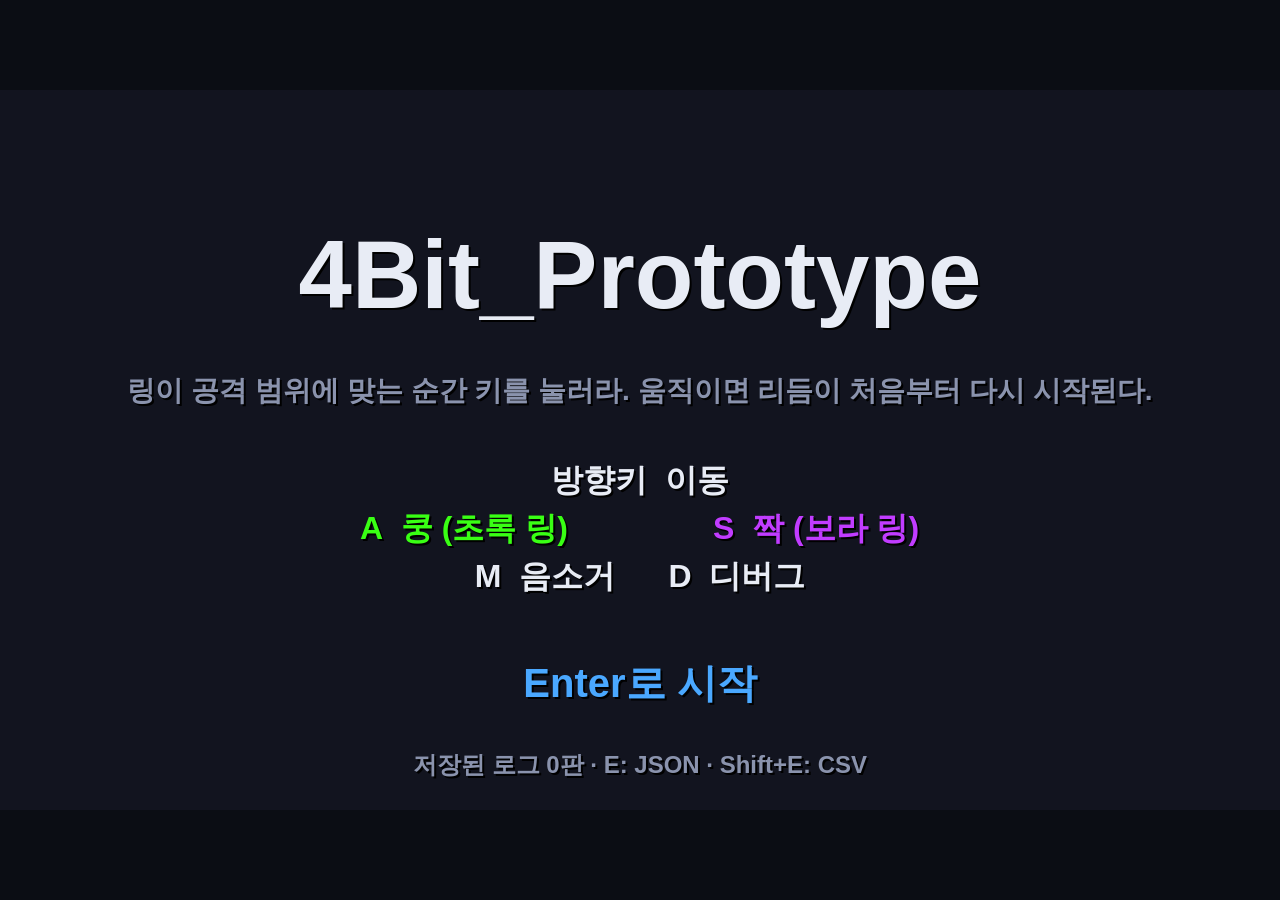
<file: index.html>
<!DOCTYPE html>
<html lang="ko">
<head>
<meta charset="utf-8">
<title>4Bit_Prototype</title>
<meta name="viewport" content="width=device-width, initial-scale=1">
<style>
  html, body { margin: 0; height: 100%; background: #0b0d14; overflow: hidden; }
  body { display: flex; align-items: center; justify-content: center; }
  canvas { display: block; image-rendering: pixelated; }
</style>
</head>
<body>
<canvas id="screen"></canvas>
<script src="config.js"></script>
<script src="input.js"></script>
<script src="grid.js"></script>
<script src="player.js"></script>
<script src="telegraph.js"></script>
<script src="enemy.js"></script>
<script src="rewards.js"></script>
<script src="relics.js"></script>
<script src="logger.js"></script>
<script src="renderer.js"></script>
<script src="game.js"></script>
<script src="main.js"></script>
</body>
</html>
</file>
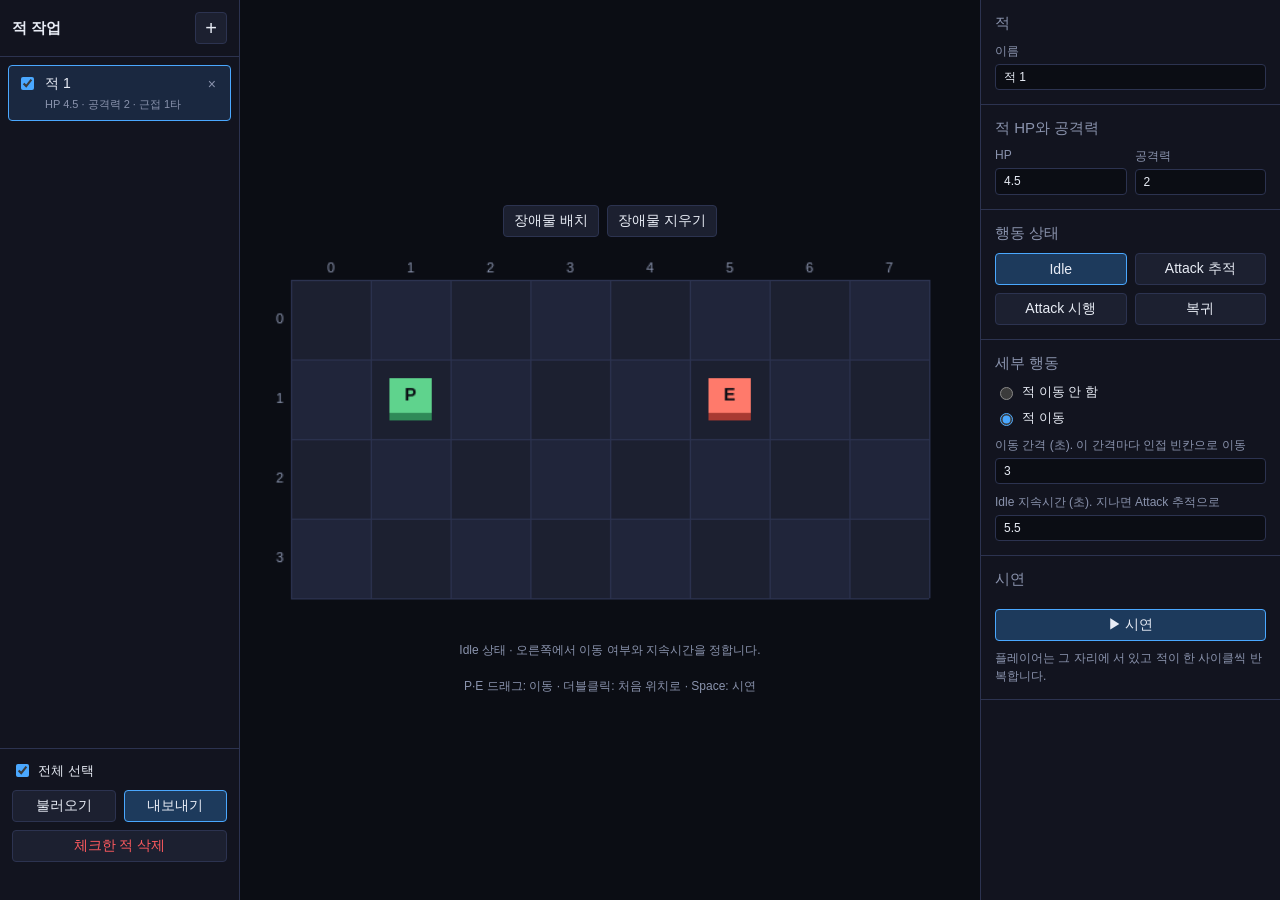
<file: enemy-tool/index.html>
<!DOCTYPE html>
<html lang="ko">
<head>
<meta charset="utf-8">
<title>4Bit 적 제작 툴</title>
<meta name="viewport" content="width=device-width, initial-scale=1">
<link rel="stylesheet" href="tool.css">
</head>
<body>
<aside id="left">
  <div class="left-head">
    <h1>적 작업</h1>
    <button id="add-work" class="icon" title="새 적 작업">+</button>
  </div>
  <ul id="work-list"></ul>
  <div class="left-foot">
    <label class="check"><input type="checkbox" id="check-all"> 전체 선택</label>
    <div class="row-buttons">
      <button id="import" title="내보낸 JSON 파일이나 JSON 코드블록이 있는 마크다운 파일 불러오기. 파일을 화면에 끌어다 놓아도 된다">불러오기</button>
      <button id="export" class="primary">내보내기</button>
    </div>
    <button id="delete-checked" class="danger wide">체크한 적 삭제</button>
    <input id="import-file" type="file" accept=".json,.md,.markdown,application/json,text/markdown" multiple hidden>
    <p id="export-status" class="hint"></p>
    <ul id="import-report" class="hint" hidden></ul>
  </div>
</aside>

<div id="drop-overlay" hidden>여기에 놓으면 적을 불러옵니다</div>

<main id="center">
  <section class="field-wrap">
    <div class="field-tools">
      <button id="obstacle-mode" title="시험용 장애물. 발사체가 막히는 모습을 미리 본다. 내보내기에 들어가지 않는다">장애물 배치</button>
      <button id="obstacle-clear">장애물 지우기</button>
    </div>
    <canvas id="field"></canvas>
    <p class="hint" id="field-hint"></p>
    <p class="hint" id="field-sub">P·E 드래그: 이동 · 더블클릭: 처음 위치로 · Space: 시연</p>
  </section>
</main>

<aside id="right">
  <section>
    <h2>적</h2>
    <label class="field">이름 <input id="enemy-name" type="text" maxlength="20"></label>
  </section>

  <section>
    <h2>적 HP와 공격력</h2>
    <div class="two-col">
      <label class="field">HP <input id="stat-hp" type="number" min="0.25" step="0.25"></label>
      <label class="field">공격력 <input id="stat-damage" type="number" min="0" step="0.25"></label>
    </div>
  </section>

  <section>
    <h2>행동 상태</h2>
    <div class="tab-grid">
      <button data-tab="idle">Idle</button>
      <button data-tab="chase">Attack 추적</button>
      <button data-tab="attack">Attack 시행</button>
      <button data-tab="retreat">복귀</button>
    </div>
  </section>

  <section>
    <h2>세부 행동</h2>

    <div id="panel-idle" class="panel">
      <label class="check"><input type="radio" name="idle-move" value="stay"> 적 이동 안 함</label>
      <label class="check"><input type="radio" name="idle-move" value="move"> 적 이동</label>
      <label class="field" id="idle-interval-wrap">이동 간격 (초). 이 간격마다 인접 빈칸으로 이동
        <input id="idle-interval" type="number" min="0.1" step="0.1"></label>
      <label class="field">Idle 지속시간 (초). 지나면 Attack 추적으로
        <input id="idle-duration" type="number" min="0" step="0.1"></label>
    </div>

    <div id="panel-chase" class="panel">
      <p id="chase-throw-note" class="note">1타가 던지기라 위치 제한이 없습니다. 이동목표는 현재 위치이며, 이동하지 않고 그 자리에서 공격합니다.</p>
      <div id="chase-body">
        <div class="sub-tabs">
          <button data-chase-view="target">이동목표</button>
          <button data-chase-view="method">이동 방법</button>
        </div>
        <div id="chase-target">
          <label class="check"><input id="chase-refresh" type="checkbox"> 이동목표 갱신 (이동할 때마다 다시 고름)</label>
          <p class="hint" id="chase-refresh-info"></p>
          <p class="hint" id="chase-target-info"></p>
          <button id="chase-target-reset" class="wide">자동 계산값으로 되돌리기</button>
        </div>
        <div id="chase-method">
          <label class="check"><input type="radio" name="chase-method" value="shortest"> 최단거리</label>
          <label class="check"><input type="radio" name="chase-method" value="vanish"> 화면밖 사라짐</label>
          <div id="method-shortest" class="indent">
            <label class="check"><input type="radio" name="chase-step" value="all"> 모두 한 칸씩 이동</label>
            <label class="check"><input type="radio" name="chase-step" value="horizontal"> 세로 1칸씩 행을 맞춘 뒤 가로 n 칸씩 이동</label>
            <label class="field" id="chase-n-wrap">n (한 번에 이동하는 칸 수)
              <input id="chase-n" type="number" min="1" max="7" step="1"></label>
            <label class="field">이동 틱 (초)
              <input id="chase-tick" type="number" min="0.05" step="0.05"></label>
          </div>
          <div id="method-vanish" class="indent">
            <label class="field">사라져서 목표에 나타날 때까지 (초)
              <input id="chase-vanish" type="number" min="0" step="0.1"></label>
          </div>
        </div>
      </div>
    </div>

    <div id="panel-attack" class="panel">
      <div id="attack-tabs" class="attack-tabs"></div>
      <div class="kind-toggle">
        <button data-kind="melee">근접</button>
        <button data-kind="projectile">발사체</button>
        <button data-kind="throw">던지기</button>
        <button data-kind="dash">돌진</button>
      </div>
      <p class="hint" id="attack-kind-info"></p>
      <label class="field">예고시간 (초)
        <input id="attack-telegraph" type="number" min="0.05" step="0.05"></label>
      <label class="field" id="attack-gap-wrap">앞 공격과의 사이 시간 (초)
        <input id="attack-gap" type="number" min="0" step="0.05"></label>
      <div id="attack-dash-wrap" class="two-col dash-fields">
        <label class="field">최대 거리 (칸)
          <input id="attack-dash-cells" type="number" min="1" max="7" step="1"></label>
        <label class="field">칸당 시간 (초)
          <input id="attack-dash-tick" type="number" min="0.05" step="0.05"></label>
      </div>
      <p class="hint" id="attack-range-info"></p>
      <div class="row-buttons">
        <button id="attack-clear">범위 비우기</button>
        <button id="attack-delete" class="danger">이 공격 삭제</button>
      </div>
    </div>

    <div id="panel-retreat" class="panel">
      <p class="hint" id="retreat-info"></p>
      <label class="field">이동 틱 (초). 1칸 이동당 시간
        <input id="retreat-tick" type="number" min="0.05" step="0.05"></label>
      <button id="retreat-reset" class="wide">기본값으로 (오른쪽 4x4)</button>
    </div>
  </section>

  <section>
    <h2>시연</h2>
    <button id="demo-toggle" class="primary wide">▶ 시연</button>
    <p class="hint" id="demo-status"></p>
  </section>
</aside>

<script src="tool.js"></script>
</body>
</html>
</file>
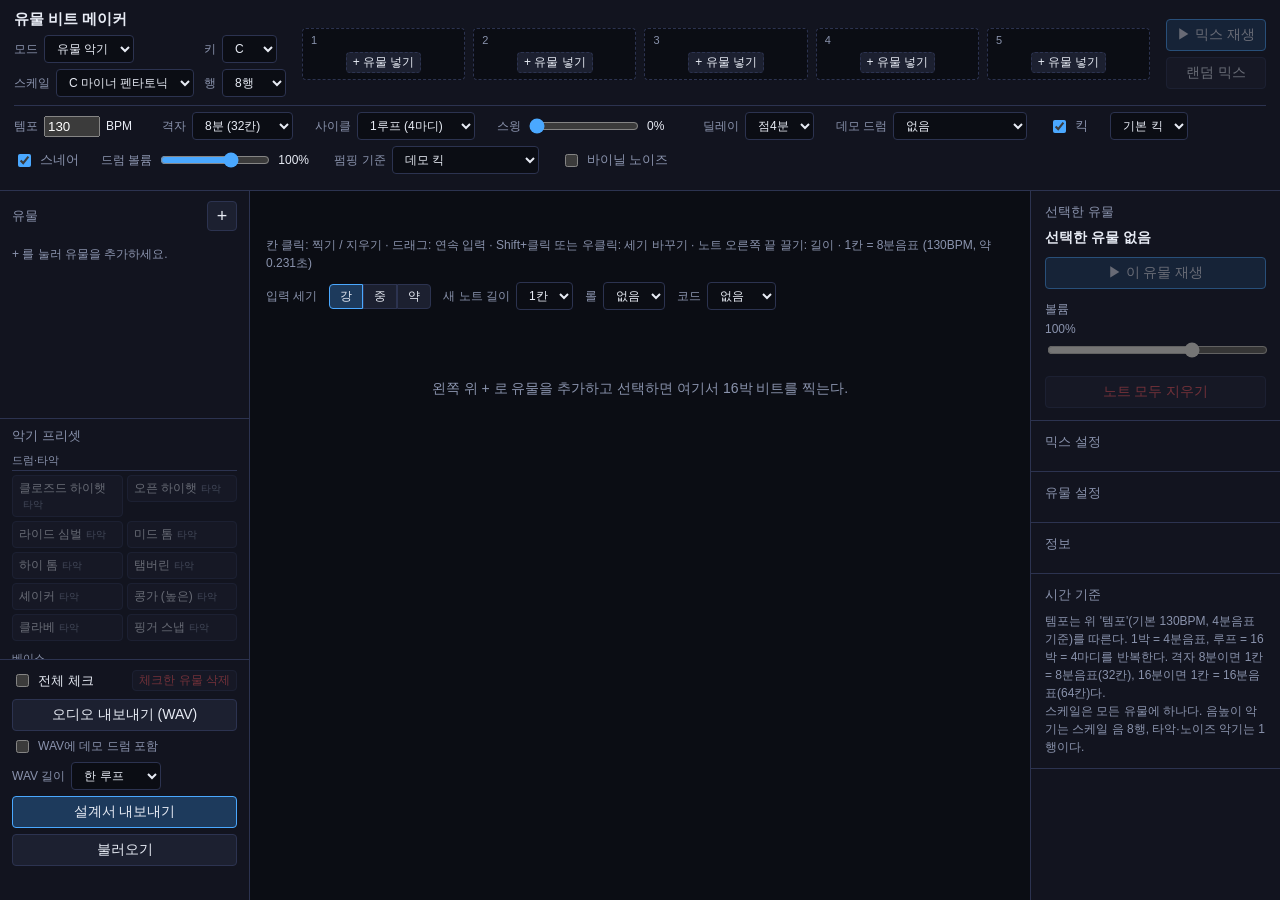
<file: relic-beat-tool/index.html>
<!DOCTYPE html>
<html lang="ko">
<head>
<meta charset="utf-8">
<title>4Bit 유물 비트 메이커</title>
<meta name="viewport" content="width=device-width, initial-scale=1">
<link rel="stylesheet" href="tool.css">
</head>
<body>
<header id="top">
  <div class="top-title">
    <h1>유물 비트 메이커</h1>
    <label class="scale-pick" title="유물 악기: 유물마다 악기·음·리듬이 정해져 있다. 슬롯 악기: 믹스 바 5칸이 악기를 정하고 유물(패턴)은 리듬과 코드 기준 높낮이만 정한다">모드
      <select id="mode">
        <option value="relic">유물 악기</option>
        <option value="slot">슬롯 악기</option>
      </select>
    </label>
    <label class="scale-pick" title="모든 음을 C에서 이만큼 올린다 (스케일 이름은 C 기준 그대로)">키
      <select id="root"></select>
    </label>
    <label class="scale-pick">스케일
      <select id="scale"></select>
    </label>
    <label class="scale-pick" title="음높이 악기의 행 수. 15행이면 스케일 음을 두 옥타브 남짓 쌓는다">행
      <select id="pitch-rows">
        <option value="8">8행</option>
        <option value="15">15행</option>
      </select>
    </label>
  </div>
  <div id="mix-bar"></div>
  <div class="mix-buttons">
    <button id="mix-play" class="primary play-btn">▶ 믹스 재생</button>
    <button id="mix-random" title="전체 유물 중에서 무작위로 골라 5칸을 새로 채운다">랜덤 믹스</button>
    <button id="stack-play" class="play-btn" title="슬롯 1만 → 1·2 → … → 5개 순서로 한 사이클씩 늘려 가며 재생한다 (마지막 단계 반복)" hidden>▶ 쌓기 재생</button>
  </div>
  <div id="globals">
    <label class="g-item" title="4분음표 기준 템포 (60~180). 재생 중에 바꾸면 처음부터 다시 재생한다">템포
      <input type="number" id="bpm" min="60" max="180" step="1" value="130">
      <span class="g-value">BPM</span>
    </label>
    <label class="g-item" title="1칸의 길이. 8분 = 32칸, 16분 = 64칸 (루프는 둘 다 4마디)">격자
      <select id="grid">
        <option value="8">8분 (32칸)</option>
        <option value="16">16분 (64칸)</option>
      </select>
    </label>
    <label class="g-item" title="사이클 = 루프 N번. 필터 스윕과 유물별 등장 루프가 사이클 전체에 걸친다">사이클
      <select id="cycle-loops">
        <option value="1">1루프 (4마디)</option>
        <option value="2">2루프 (8마디)</option>
        <option value="4">4루프 (16마디)</option>
        <option value="8">8루프 (32마디)</option>
      </select>
    </label>
    <label class="g-item" title="홀수 칸 시작을 swing x 1칸 늦춘다. 8분 격자는 8분 스윙, 16분 격자는 16분 스윙. 33% 근처가 셔플">스윙
      <input type="range" id="swing" min="0" max="50" step="1" value="0">
      <span id="swing-label" class="g-value">0%</span>
    </label>
    <label class="g-item" title="공통 딜레이 시간 (음표 길이 x 60 / BPM초)">딜레이
      <select id="delay-note">
        <option value="1/8">8분</option>
        <option value="3/16">점8분</option>
        <option value="1/4">4분</option>
        <option value="3/8">점4분</option>
      </select>
    </label>
    <label class="g-item" title="미리듣기 전용 킥·스네어. 설계서에는 들어가지 않는다">데모 드럼
      <select id="demo-drum"></select>
    </label>
    <label class="g-item check" title="데모 드럼 킥 소리"><input type="checkbox" id="drum-kick"> 킥</label>
    <label class="g-item" title="데모 드럼 킥 음색">
      <select id="kick-sound">
        <option value="kick">기본 킥</option>
        <option value="kick909">909 킥</option>
        <option value="deep">딥 킥</option>
      </select>
    </label>
    <label class="g-item check" title="데모 드럼 스네어·클랩 소리"><input type="checkbox" id="drum-snare"> 스네어</label>
    <label class="g-item">드럼 볼륨
      <input type="range" id="drum-volume" min="0" max="150" step="5" value="100">
      <span id="drum-volume-label" class="g-value">100%</span>
    </label>
    <label class="g-item" title="사이드체인(펌핑)을 거는 시각. 데모 킥 = 데모 드럼 킥이 울릴 때, 4분 정박 = 소리 없이 매 박 머리">펌핑 기준
      <select id="pump-source">
        <option value="demo">데모 킥</option>
        <option value="quarter">4분 정박 (소리 없음)</option>
      </select>
    </label>
    <label class="g-item check" title="재생에만 얹는 아주 작은 노이즈와 크랙. 설계서·WAV에는 없다">
      <input type="checkbox" id="vinyl"> 바이닐 노이즈
    </label>
    <div id="progression" class="progression" hidden title="슬롯 악기 모드의 코드 진행: 마디마다 근음(스케일 음)과 화음 크기"></div>
  </div>
</header>

<aside id="left">
  <div class="left-head">
    <h2 class="section-title">유물</h2>
    <button id="add-relic" class="icon" title="새 유물 추가">+</button>
  </div>
  <form id="add-form" class="name-form" hidden>
    <input type="text" id="add-name" maxlength="30" placeholder="유물 이름" autocomplete="off">
    <button type="submit" class="primary">추가</button>
    <button type="button" id="add-cancel">취소</button>
    <p class="form-error" id="add-error"></p>
  </form>
  <ul id="relic-list"></ul>
  <div class="preset-wrap">
    <h2 class="section-title">악기 프리셋</h2>
    <ul id="preset-list"></ul>
  </div>
  <div class="left-foot">
    <div class="check-row">
      <label class="check"><input type="checkbox" id="check-all"> 전체 체크</label>
      <button id="delete-checked" class="small danger" title="체크한 유물을 모두 삭제">체크한 유물 삭제</button>
    </div>
    <div class="foot-buttons">
      <button id="export-audio" title="체크한 유물마다 WAV 1개 + 체크한 유물을 합친 믹스 WAV 1개">오디오 내보내기 (WAV)</button>
      <label class="check small-check" title="WAV에 데모 드럼 소리를 넣는다. 사이드체인은 이 체크와 상관없이 데모 드럼 킥에 맞춰 적용된다">
        <input type="checkbox" id="wav-drums"> WAV에 데모 드럼 포함
      </label>
      <label class="check small-check" title="한 사이클이면 루프 x 사이클 길이를 렌더하고 사이클 단위로 이음매 없이 반복된다">WAV 길이
        <select id="wav-length">
          <option value="loop">한 루프</option>
          <option value="cycle">한 사이클</option>
        </select>
      </label>
      <button id="export-doc" class="primary" title="체크한 유물의 설계서(.md)">설계서 내보내기</button>
      <button id="import" title="설계서(.md) 파일 불러오기. 파일을 화면에 끌어다 놓아도 된다">불러오기</button>
    </div>
    <input id="import-file" type="file" accept=".md,text/markdown,text/plain" hidden>
    <p id="status" class="hint"></p>
  </div>
</aside>

<main id="center">
  <div class="editor-head">
    <div>
      <span id="editor-title" class="editor-title"></span>
      <span id="editor-meta" class="hint inline"></span>
      <span id="cycle-pos" class="cycle-pos" hidden></span>
      <span id="stack-pos" class="cycle-pos" hidden></span>
    </div>
    <span class="hint inline">칸 클릭: 찍기 / 지우기 · 드래그: 연속 입력 · Shift+클릭 또는 우클릭: 세기 바꾸기 · 노트 오른쪽 끝 끌기: 길이 · <span id="step-hint"></span></span>
  </div>
  <div class="editor-tools">
    <span class="tool-label">입력 세기</span>
    <div id="velocity-buttons" class="seg"></div>
    <label class="tool-label">새 노트 길이
      <select id="new-length"></select>
    </label>
    <label class="tool-label" title="한 칸 안에서 같은 노트를 N번 나눠 친다 (하이햇·스네어 롤)">롤
      <select id="new-repeat"></select>
    </label>
    <label class="tool-label" title="칸을 누르면 그 행을 근음으로 스케일 위에 쌓은 음들을 한 번에 찍는다 (음높이 악기만, 행 범위를 넘는 음은 뺀다)">코드
      <select id="chord-mode"></select>
    </label>
    <span id="length-note" class="hint inline"></span>
  </div>
  <div id="editor-wrap">
    <div id="editor"></div>
    <div id="playhead" hidden></div>
  </div>
  <p id="editor-empty" class="empty" hidden>왼쪽 위 + 로 유물을 추가하고 선택하면 여기서 16박 비트를 찍는다.</p>
</main>

<aside id="right">
  <section>
    <h2 class="section-title" id="right-title">선택한 유물</h2>
    <p id="right-name" class="right-name">-</p>
    <button id="single-play" class="primary wide play-btn">▶ 이 유물 재생</button>
    <label class="field">볼륨 <span id="volume-label">100%</span>
      <input type="range" id="volume" min="0" max="150" step="5" value="100">
    </label>
    <button id="clear-notes" class="wide danger">노트 모두 지우기</button>
  </section>
  <section id="slot-section" hidden>
    <h2 class="section-title">슬롯 악기</h2>
    <div id="slot-settings"></div>
  </section>
  <section>
    <h2 class="section-title" id="mix-title">믹스 설정</h2>
    <div id="mix-settings"></div>
  </section>
  <section>
    <h2 class="section-title" id="relic-title">유물 설정</h2>
    <div id="relic-settings"></div>
  </section>
  <section>
    <h2 class="section-title">정보</h2>
    <dl id="info" class="info"></dl>
  </section>
  <section>
    <h2 class="section-title">시간 기준</h2>
    <p class="hint">템포는 위 '템포'(기본 130BPM, 4분음표 기준)를 따른다. 1박 = 4분음표, 루프 = 16박 = 4마디를 반복한다. 격자 8분이면 1칸 = 8분음표(32칸), 16분이면 1칸 = 16분음표(64칸)다.<br>
    스케일은 모든 유물에 하나다. 음높이 악기는 스케일 음 8행, 타악·노이즈 악기는 1행이다.</p>
  </section>
</aside>

<div id="mix-popup" class="popup" hidden></div>
<div id="drop-overlay" hidden>여기에 놓으면 설계서를 불러옵니다</div>
<div id="modal" hidden>
  <div class="modal-box">
    <p id="modal-title" class="modal-title"></p>
    <div id="modal-body" class="modal-body"></div>
    <div class="modal-buttons">
      <button id="modal-cancel">취소</button>
      <button id="modal-ok" class="primary">확인</button>
    </div>
  </div>
</div>

<script src="tool.js"></script>
</body>
</html>
</file>
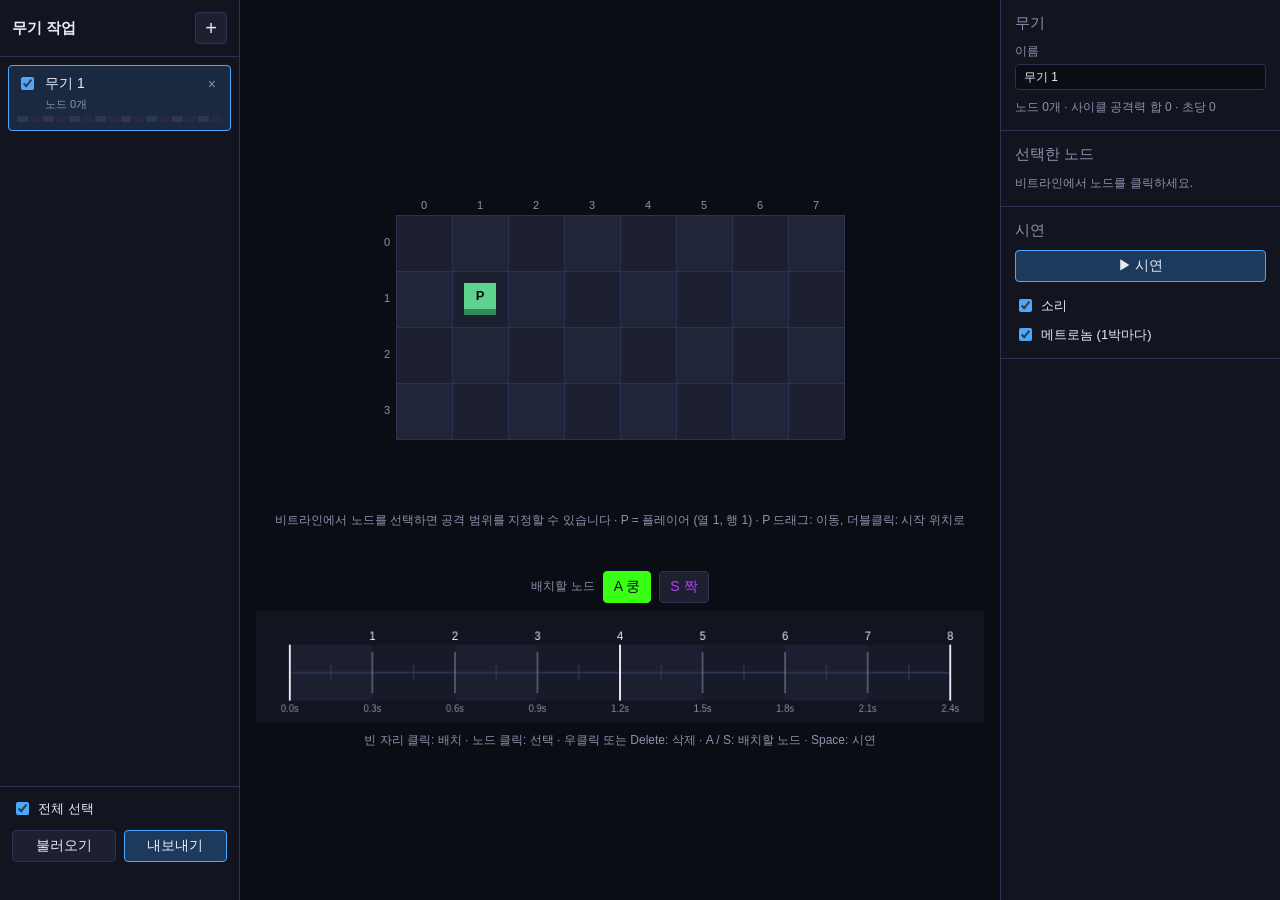
<file: weapon-tool/index.html>
<!DOCTYPE html>
<html lang="ko">
<head>
<meta charset="utf-8">
<title>4Bit 무기 제작 툴</title>
<meta name="viewport" content="width=device-width, initial-scale=1">
<link rel="stylesheet" href="tool.css">
</head>
<body>
<aside id="left">
  <div class="left-head">
    <h1>무기 작업</h1>
    <button id="add-work" class="icon" title="새 무기 작업">+</button>
  </div>
  <ul id="work-list"></ul>
  <div class="left-foot">
    <label class="check"><input type="checkbox" id="check-all"> 전체 선택</label>
    <div class="row-buttons">
      <button id="import" title="내보낸 JSON 파일 불러오기. 파일을 화면에 끌어다 놓아도 된다">불러오기</button>
      <button id="export" class="primary">내보내기</button>
    </div>
    <input id="import-file" type="file" accept=".json,application/json" multiple hidden>
    <p id="export-status" class="hint"></p>
    <ul id="import-report" class="hint" hidden></ul>
  </div>
</aside>

<div id="drop-overlay" hidden>여기에 놓으면 무기를 불러옵니다</div>

<main id="center">
  <section class="field-wrap">
    <canvas id="field"></canvas>
    <p class="hint" id="field-hint"></p>
  </section>
  <section class="beat-wrap">
    <div class="palette">
      <span class="label">배치할 노드</span>
      <button class="drum kick" data-palette="kick">A 쿵</button>
      <button class="drum snare" data-palette="snare">S 짝</button>
    </div>
    <canvas id="beatline"></canvas>
    <p class="hint">빈 자리 클릭: 배치 · 노드 클릭: 선택 · 우클릭 또는 Delete: 삭제 · A / S: 배치할 노드 · Space: 시연</p>
  </section>
</main>

<aside id="right">
  <section>
    <h2>무기</h2>
    <label class="field">이름 <input id="weapon-name" type="text" maxlength="20"></label>
    <p class="hint" id="weapon-stat"></p>
  </section>
  <section>
    <h2>선택한 노드</h2>
    <p id="node-empty" class="hint">비트라인에서 노드를 클릭하세요.</p>
    <div id="node-edit">
      <p id="node-title" class="node-title"></p>
      <div class="drum-toggle">
        <button class="drum kick" data-set-drum="kick">A 쿵</button>
        <button class="drum snare" data-set-drum="snare">S 짝</button>
      </div>
      <label class="field">공격력 <input id="node-damage" type="number" min="0" step="0.25"></label>
      <label class="check"><input id="node-first" type="checkbox"> 범위 안에서 가장 가까운 적 1명만</label>
      <p class="hint" id="node-range-info"></p>
      <div class="row-buttons">
        <button id="node-clear-range">범위 비우기</button>
        <button id="node-delete" class="danger">노드 삭제</button>
      </div>
    </div>
  </section>
  <section>
    <h2>시연</h2>
    <button id="demo-toggle" class="primary wide">▶ 시연</button>
    <label class="check"><input id="demo-sound" type="checkbox" checked> 소리</label>
    <label class="check"><input id="demo-metronome" type="checkbox" checked> 메트로놈 (1박마다)</label>
  </section>
</aside>

<script src="tool.js"></script>
</body>
</html>
</file>
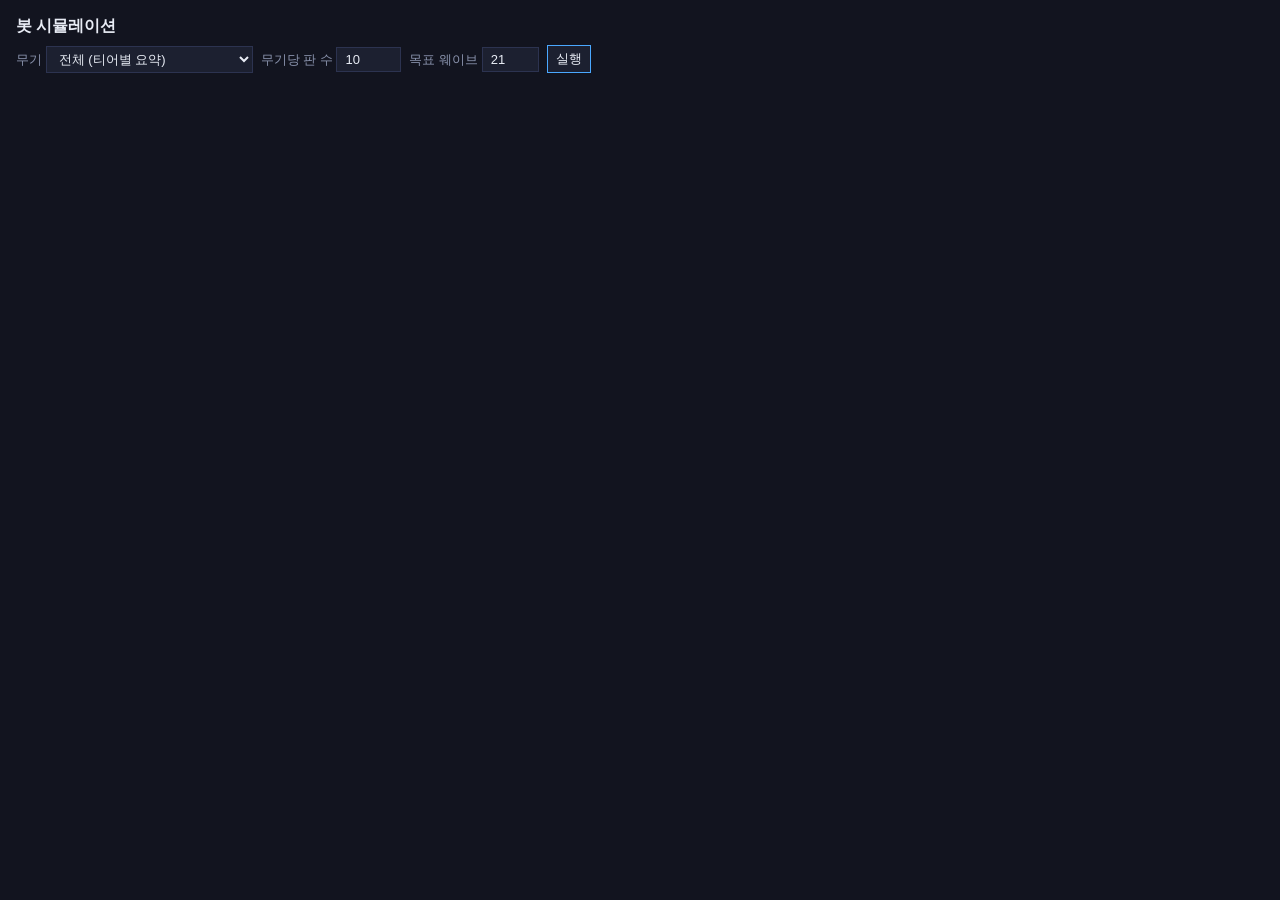
<file: tools/bot-sim.html>
<!doctype html>
<html lang="ko">
<head>
<meta charset="utf-8">
<meta name="viewport" content="width=device-width, initial-scale=1">
<title>4Bit 봇 시뮬레이션</title>
<style>
  /* 결과 표만 보이는 단순한 페이지. 게임과 같은 어두운 테마. */
  :root { color-scheme: dark; --bg: #12141f; --fg: #e8ecf5; --dim: #8a93ad; --line: #2c3350; --accent: #4aa8ff; }
  body { margin: 0; padding: 16px; background: var(--bg); color: var(--fg); font: 13px "Malgun Gothic", "Apple SD Gothic Neo", sans-serif; }
  h1 { font-size: 16px; margin: 0 0 8px; }
  .row { display: flex; flex-wrap: wrap; gap: 8px; align-items: center; margin-bottom: 12px; }
  label { color: var(--dim); }
  input, select, button { background: #1c2030; color: var(--fg); border: 1px solid var(--line); padding: 4px 8px; font: inherit; }
  button { border-color: var(--accent); cursor: pointer; }
  #status { color: var(--dim); }
  table { border-collapse: collapse; margin: 8px 0 16px; }
  th, td { border: 1px solid var(--line); padding: 3px 8px; text-align: right; }
  th:first-child, td:first-child { text-align: left; }
  h2 { font-size: 14px; margin: 16px 0 4px; }
</style>
</head>
<body>
<h1>봇 시뮬레이션</h1>
<div class="row">
  <label>무기 <select id="weapon"><option value="all">전체 (티어별 요약)</option></select></label>
  <label>무기당 판 수 <input id="runs" type="number" value="10" min="1" max="200"></label>
  <label>목표 웨이브 <input id="waves" type="number" value="21" min="1" max="60"></label>
  <button id="start">실행</button>
  <span id="status"></span>
</div>
<div id="result"></div>
<!-- 게임 스크립트를 그대로 불러온다. main.js(화면 루프)는 부르지 않는다. -->
<script src="../config.js"></script>
<script src="../input.js"></script>
<script src="../grid.js"></script>
<script src="../player.js"></script>
<script src="../telegraph.js"></script>
<script src="../enemy.js"></script>
<script src="../rewards.js"></script>
<script src="../relics.js"></script>
<script src="../logger.js"></script>
<script src="../renderer.js"></script>
<script src="../game.js"></script>
<script src="bot-sim.js"></script>
</body>
</html>
</file>
<file: enemy-tool/tool.css>
/* 무기 제작 툴과 같은 어두운 색을 쓴다. */
:root {
  --bg: #0b0d14;
  --panel: #12141f;
  --panel-2: #1c2030;
  --edge: #2c3350;
  --text: #e8ecf5;
  --dim: #8a93ad;
  --accent: #4aa8ff;
  --attack: #ff4d4d;
  --danger: #ff5a5f;
  --warn: #ffc14d;
  color-scheme: dark;
}

* { box-sizing: border-box; }
[hidden] { display: none !important; }

html, body { height: 100%; margin: 0; }

body {
  display: grid;
  grid-template-columns: 240px minmax(0, 1fr) 300px;
  background: var(--bg);
  color: var(--text);
  font: 14px "Malgun Gothic", "Apple SD Gothic Neo", "Noto Sans KR", sans-serif;
  overflow: hidden;
}

h1, h2 { margin: 0; font-size: 15px; }
h2 { margin-bottom: 10px; color: var(--dim); font-weight: normal; }

button {
  font: inherit;
  color: var(--text);
  background: var(--panel-2);
  border: 1px solid var(--edge);
  border-radius: 4px;
  padding: 6px 10px;
  cursor: pointer;
}
button:hover { border-color: var(--accent); }
button.on { background: #1d3a5c; border-color: var(--accent); }
button.primary { background: #1d3a5c; border-color: var(--accent); }
button.danger { color: var(--danger); }
button.wide { width: 100%; margin-top: 10px; }
button.icon { width: 32px; height: 32px; padding: 0; font-size: 20px; line-height: 1; }

input[type="text"], input[type="number"] {
  font: inherit;
  color: var(--text);
  background: var(--bg);
  border: 1px solid var(--edge);
  border-radius: 4px;
  padding: 5px 8px;
  width: 100%;
}
input[type="checkbox"], input[type="radio"] { accent-color: var(--accent); }

.hint { color: var(--dim); font-size: 12px; margin: 8px 0 0; line-height: 1.5; }
.note { color: var(--warn); font-size: 13px; margin: 0; line-height: 1.5; }
.field { display: grid; gap: 4px; margin-top: 10px; color: var(--dim); font-size: 12px; }
.check { display: flex; align-items: center; gap: 6px; margin-top: 8px; font-size: 13px; cursor: pointer; }
.two-col { display: grid; grid-template-columns: 1fr 1fr; gap: 8px; }
.two-col .field { margin-top: 0; }
.indent { margin-top: 8px; padding-left: 10px; border-left: 2px solid var(--edge); }

/* 왼쪽: 적 작업 목록 */
#left {
  display: flex;
  flex-direction: column;
  min-height: 0;
  background: var(--panel);
  border-right: 1px solid var(--edge);
}
.left-head {
  display: flex;
  align-items: center;
  justify-content: space-between;
  padding: 12px;
  border-bottom: 1px solid var(--edge);
}
#work-list {
  flex: 1;
  min-height: 0;
  overflow-y: auto;
  margin: 0;
  padding: 8px;
  list-style: none;
}
.work-item {
  display: grid;
  grid-template-columns: auto minmax(0, 1fr) auto;
  align-items: center;
  gap: 4px 8px;
  padding: 8px;
  margin-bottom: 6px;
  border: 1px solid var(--edge);
  border-radius: 4px;
  background: var(--panel-2);
  cursor: pointer;
}
.work-item.active { border-color: var(--accent); background: #1a2840; }
.work-item .name { overflow: hidden; text-overflow: ellipsis; white-space: nowrap; }
.work-item .meta { grid-column: 2 / 4; color: var(--dim); font-size: 11px; }
.work-item .del { padding: 0 6px; border: none; background: none; color: var(--dim); }
.work-item .del:hover { color: var(--danger); }

.left-foot { padding: 12px; border-top: 1px solid var(--edge); }
.left-foot .check { margin: 0 0 10px; }
.row-buttons { display: grid; grid-template-columns: 1fr 1fr; gap: 8px; margin-top: 12px; }
.left-foot .row-buttons { margin-top: 0; }
#delete-checked { margin-top: 8px; }
#export-status { min-height: 18px; word-break: break-all; }
#import-report {
  max-height: 140px;
  overflow-y: auto;
  margin: 6px 0 0;
  padding-left: 16px;
  color: var(--warn);
  word-break: break-all;
}

/* 파일을 끌어다 놓는 동안 화면 전체에 표시 */
#drop-overlay {
  position: fixed;
  inset: 12px;
  display: flex;
  align-items: center;
  justify-content: center;
  border: 2px dashed var(--accent);
  border-radius: 8px;
  background: rgba(11, 13, 20, 0.85);
  color: var(--text);
  font-size: 18px;
  pointer-events: none;
  z-index: 10;
}

/* 가운데: 그리드 */
#center {
  display: flex;
  flex-direction: column;
  align-items: center;
  justify-content: center;
  min-width: 0;
  padding: 16px;
  overflow: auto;
}
.field-wrap { width: 100%; display: flex; flex-direction: column; align-items: center; }
.field-tools { display: flex; gap: 8px; margin-bottom: 8px; }
#field { width: 100%; max-width: 760px; height: auto; cursor: pointer; }
#field-hint { min-height: 3em; text-align: center; max-width: 760px; }
#field-sub { margin-top: 0; }

/* 오른쪽: 값 패널 */
#right {
  overflow-y: auto;
  background: var(--panel);
  border-left: 1px solid var(--edge);
}
#right section { padding: 14px; border-bottom: 1px solid var(--edge); }
.tab-grid, .sub-tabs { display: grid; grid-template-columns: 1fr 1fr; gap: 8px; }
.sub-tabs { margin-bottom: 4px; }
.kind-toggle { display: grid; grid-template-columns: repeat(4, 1fr); gap: 6px; margin-top: 10px; }
.kind-toggle button { padding: 6px 4px; }
.dash-fields { margin-top: 10px; }
.attack-tabs { display: flex; flex-wrap: wrap; gap: 6px; }
.attack-tabs button { min-width: 42px; }
.kind-toggle button.on, .attack-tabs button.on { background: #5c1d24; border-color: var(--attack); }
</file>
<file: relic-beat-tool/tool.css>
/* 게임·무기 제작 툴과 같은 어두운 색을 쓴다. */
:root {
  --bg: #0b0d14;
  --panel: #12141f;
  --panel-2: #1c2030;
  --edge: #2c3350;
  --edge-strong: #4a5480;
  --text: #e8ecf5;
  --dim: #8a93ad;
  --accent: #4aa8ff;
  --note: #ffc14d;
  --danger: #ff5a5f;
  color-scheme: dark;
}

* { box-sizing: border-box; }

html, body { height: 100%; margin: 0; }

body {
  display: grid;
  grid-template-columns: 250px minmax(0, 1fr) 250px;
  grid-template-rows: auto minmax(0, 1fr);
  background: var(--bg);
  color: var(--text);
  font: 14px "Malgun Gothic", "Apple SD Gothic Neo", "Noto Sans KR", sans-serif;
  overflow: hidden;
}

h1 { margin: 0; font-size: 15px; }
.section-title { margin: 0 0 8px; font-size: 13px; color: var(--dim); font-weight: normal; }

button {
  font: inherit;
  color: var(--text);
  background: var(--panel-2);
  border: 1px solid var(--edge);
  border-radius: 4px;
  padding: 6px 10px;
  cursor: pointer;
}
button:hover { border-color: var(--accent); }
button:disabled { opacity: 0.4; cursor: default; border-color: var(--edge); }
button.primary { background: #1d3a5c; border-color: var(--accent); }
button.danger { color: var(--danger); }
button.wide { width: 100%; }
button.icon { width: 30px; height: 30px; padding: 0; font-size: 18px; line-height: 1; }
button.small { padding: 1px 6px; font-size: 12px; }
button.play-btn.playing { background: #5c3a1d; border-color: var(--note); }

input[type="text"], select {
  font: inherit;
  color: var(--text);
  background: var(--bg);
  border: 1px solid var(--edge);
  border-radius: 4px;
  padding: 5px 8px;
}
input[type="text"] { width: 100%; }
input[type="checkbox"] { accent-color: var(--accent); }
input[type="range"] { width: 100%; accent-color: var(--accent); }

.hint { color: var(--dim); font-size: 12px; margin: 6px 0 0; line-height: 1.5; }
.hint.inline { margin: 0; }
.field { display: grid; gap: 4px; margin: 12px 0; color: var(--dim); font-size: 12px; }
.check { display: flex; align-items: center; gap: 6px; font-size: 13px; cursor: pointer; }

/* 상단: 제목, 스케일, 믹스 바 */
#top {
  grid-column: 1 / 4;
  display: flex;
  flex-wrap: wrap;
  align-items: center;
  gap: 8px 16px;
  padding: 10px 14px;
  background: var(--panel);
  border-bottom: 1px solid var(--edge);
}
.top-title { display: grid; grid-template-columns: auto auto; gap: 6px 10px; align-items: center; min-width: 210px; }
.top-title h1 { grid-column: 1 / -1; }
.scale-pick { display: flex; align-items: center; gap: 6px; color: var(--dim); font-size: 12px; }
#mix-bar { flex: 1; display: grid; grid-template-columns: repeat(5, minmax(0, 1fr)); gap: 8px; }
.mix-slot {
  display: grid;
  grid-template-columns: auto minmax(0, 1fr) auto;
  align-items: center;
  gap: 2px 6px;
  height: 52px;
  padding: 4px 8px;
  border: 1px dashed var(--edge);
  border-radius: 4px;
  background: var(--bg);
}
.mix-slot.filled { border-style: solid; background: var(--panel-2); }
.mix-slot .num { color: var(--dim); font-size: 11px; }
.mix-slot .name { overflow: hidden; text-overflow: ellipsis; white-space: nowrap; font-size: 13px; }
.mix-slot .vol { grid-column: 1 / 4; display: flex; align-items: center; gap: 6px; font-size: 11px; color: var(--dim); }
.mix-slot .vol span { min-width: 34px; text-align: right; }
.mix-slot .add { grid-column: 1 / 4; justify-self: center; border-style: dashed; }
.mix-slot .remove { padding: 0 6px; border: none; background: none; color: var(--dim); }
.mix-slot .remove:hover { color: var(--danger); }

.popup {
  position: fixed;
  z-index: 20;
  min-width: 180px;
  max-height: 260px;
  overflow-y: auto;
  padding: 4px;
  border: 1px solid var(--accent);
  border-radius: 4px;
  background: var(--panel);
  box-shadow: 0 6px 20px rgba(0, 0, 0, 0.5);
}
.popup button { display: block; width: 100%; text-align: left; border: none; background: none; }
.popup button:hover:not(:disabled) { background: var(--panel-2); }
.popup .empty { padding: 6px 8px; color: var(--dim); font-size: 12px; }

/* 상단 둘째 줄: 데모 드럼, 스윙, 바이닐 (전역 설정) */
#globals {
  flex-basis: 100%;
  display: flex;
  flex-wrap: wrap;
  align-items: center;
  gap: 6px 22px;
  padding-top: 6px;
  border-top: 1px solid var(--edge);
  font-size: 12px;
  color: var(--dim);
}
.g-item { display: flex; align-items: center; gap: 6px; }
.g-item input[type="range"] { width: 110px; }
.g-value { min-width: 34px; color: var(--text); }
.small-check { font-size: 12px; color: var(--dim); }

/* 편집기 위 도구: 입력 세기, 새 노트 길이 */
.editor-tools { display: flex; align-items: center; flex-wrap: wrap; gap: 8px 12px; margin-bottom: 10px; font-size: 12px; }
.tool-label { color: var(--dim); display: flex; align-items: center; gap: 6px; }
.seg { display: inline-flex; }
.seg button { border-radius: 0; padding: 3px 10px; font-size: 12px; }
.seg button:first-child { border-radius: 4px 0 0 4px; }
.seg button:last-child { border-radius: 0 4px 4px 0; }
.seg button.on { background: #1d3a5c; border-color: var(--accent); }

/* 오른쪽: 유물별 믹스 설정 슬라이더 */
.mix-setting { display: grid; grid-template-columns: 1fr auto; gap: 2px 8px; margin-bottom: 10px; font-size: 12px; color: var(--dim); }
.mix-setting input { grid-column: 1 / 3; }
.mix-setting .value { color: var(--text); }
.mix-setting .warn { grid-column: 1 / 3; color: #ffc14d; font-size: 11px; }

/* 왼쪽: 유물 목록, 프리셋, 내보내기 */
#left {
  display: flex;
  flex-direction: column;
  min-height: 0;
  background: var(--panel);
  border-right: 1px solid var(--edge);
}
.left-head { display: flex; align-items: center; justify-content: space-between; padding: 10px 12px 0; }
.left-head .section-title { margin: 0; }
.name-form { display: grid; grid-template-columns: 1fr auto auto; gap: 4px; padding: 8px 12px 0; }
.name-form[hidden] { display: none; }
.form-error { grid-column: 1 / 4; margin: 0; color: var(--danger); font-size: 12px; min-height: 0; }
#relic-list {
  flex: 1;
  min-height: 80px;
  overflow-y: auto;
  margin: 0;
  padding: 8px 12px;
  list-style: none;
}
.relic-item {
  display: grid;
  grid-template-columns: auto minmax(0, 1fr) auto auto;
  align-items: center;
  gap: 2px 6px;
  padding: 6px 8px;
  margin-bottom: 6px;
  border: 1px solid var(--edge);
  border-radius: 4px;
  background: var(--panel-2);
  cursor: pointer;
}
.relic-item.active { border-color: var(--accent); background: #1a2840; }
.relic-item .name { overflow: hidden; text-overflow: ellipsis; white-space: nowrap; }
.relic-item .meta { grid-column: 2 / 5; color: var(--dim); font-size: 11px; }
.relic-item .act { padding: 0 5px; border: none; background: none; color: var(--dim); font-size: 13px; }
.relic-item .act:hover { color: var(--accent); }
.relic-item .act.del:hover { color: var(--danger); }
.relic-item .name-form { grid-column: 1 / 5; padding: 0; }
.mini { grid-column: 1 / 5; display: grid; grid-template-columns: repeat(32, 1fr); gap: 1px; }
.mini span { height: 5px; background: #262b40; }
.mini span:nth-child(2n+1) { background: #30364f; }
.mini span.on { background: var(--note); }

.preset-wrap { padding: 8px 12px; border-top: 1px solid var(--edge); max-height: 34%; overflow-y: auto; }
#preset-list { margin: 0; padding: 0; list-style: none; display: grid; grid-template-columns: 1fr 1fr; gap: 4px; }
#preset-list button { width: 100%; padding: 4px 6px; font-size: 12px; text-align: left; }
#preset-list button.on { background: #1d3a5c; border-color: var(--accent); }
#preset-list .preset-group { grid-column: 1 / 3; margin-top: 6px; color: var(--dim); font-size: 11px; border-bottom: 1px solid var(--edge); padding-bottom: 2px; }
#preset-list .preset-group:first-child { margin-top: 0; }
#preset-list button .kind { color: var(--dim); font-size: 10px; margin-left: 4px; }

.left-foot { padding: 10px 12px; border-top: 1px solid var(--edge); }
.check-row { display: flex; align-items: center; justify-content: space-between; gap: 8px; }
.mix-buttons { display: grid; gap: 6px; }
.foot-buttons { display: grid; gap: 6px; margin-top: 8px; }
#status { min-height: 18px; word-break: break-all; white-space: pre-line; }
#status.error { color: var(--danger); }

/* 가운데: 16박 노트 편집기 */
#center {
  display: flex;
  flex-direction: column;
  min-width: 0;
  min-height: 0;
  padding: 14px 16px;
  overflow: auto;
}
.editor-head { display: flex; align-items: baseline; justify-content: space-between; gap: 12px; flex-wrap: wrap; margin-bottom: 10px; }
.editor-title { font-weight: bold; font-size: 15px; margin-right: 8px; }
#editor-wrap { position: relative; user-select: none; overflow-x: auto; }
#editor {
  display: grid;
  grid-template-columns: 44px repeat(32, minmax(16px, 1fr));
  border-right: 1px solid var(--edge-strong);
}
#editor .beat-num { white-space: nowrap; overflow: visible; height: 20px; color: var(--dim); font-size: 11px; text-align: left; padding-left: 3px; border-left: 2px solid var(--edge-strong); }
#editor .beat-num.half { border-left: 1px solid var(--edge); }
#editor .corner { height: 20px; }
#editor .row-label {
  display: flex;
  align-items: center;
  justify-content: flex-end;
  padding-right: 6px;
  height: 30px;
  color: var(--dim);
  font-size: 11px;
  border-top: 1px solid var(--edge);
}
#editor .cell {
  height: 30px;
  background: #171a28;
  border-top: 1px solid var(--edge);
  border-left: 1px solid #22273a;
  cursor: pointer;
}
#editor .cell.beat { border-left: 2px solid var(--edge-strong); }
#editor .cell.bar { border-left: 2px solid #7380b8; }
#editor .cell.eighth { border-left: 1px solid #343b58; }
#editor .cell.alt { background: #1b1f30; }
#editor .cell:hover { background: #2a3150; }
#editor .cell.on { background: var(--note); }
#editor .cell.on.alt { background: #e8ad3f; }
/* 세기: 중·약은 흐리게 */
#editor .cell.on.v-m, #editor .cell.tail.v-m { background: rgba(255, 193, 77, 0.62); }
#editor .cell.on.v-w, #editor .cell.tail.v-w { background: rgba(255, 193, 77, 0.32); }
/* 길이: 이어지는 칸은 같은 색 막대, 칸 경계선을 지운다 */
#editor .cell.tail { background: rgba(255, 193, 77, 0.85); border-left-color: transparent; }
#editor .cell.on.long { box-shadow: inset 3px 0 0 #fff4; }
#editor .cell.end { box-shadow: inset -3px 0 0 rgba(255, 255, 255, 0.55); }
#editor.resize-cursor .cell { cursor: ew-resize; }
/* 롤: 칸 안에 (롤 수 - 1)개의 가는 세로 선 */
#editor .cell.r2 { background-image: linear-gradient(to right, transparent calc(50% - 1px), rgba(11, 13, 20, 0.7) calc(50% - 1px), rgba(11, 13, 20, 0.7) calc(50% + 1px), transparent calc(50% + 1px)); }
#editor .cell.r3 { background-image:
  linear-gradient(to right, transparent calc(33.3% - 1px), rgba(11, 13, 20, 0.7) calc(33.3% - 1px), rgba(11, 13, 20, 0.7) calc(33.3% + 1px), transparent calc(33.3% + 1px)),
  linear-gradient(to right, transparent calc(66.7% - 1px), rgba(11, 13, 20, 0.7) calc(66.7% - 1px), rgba(11, 13, 20, 0.7) calc(66.7% + 1px), transparent calc(66.7% + 1px)); }
#editor .cell.r4 { background-image:
  linear-gradient(to right, transparent calc(25% - 1px), rgba(11, 13, 20, 0.7) calc(25% - 1px), rgba(11, 13, 20, 0.7) calc(25% + 1px), transparent calc(25% + 1px)),
  linear-gradient(to right, transparent calc(50% - 1px), rgba(11, 13, 20, 0.7) calc(50% - 1px), rgba(11, 13, 20, 0.7) calc(50% + 1px), transparent calc(50% + 1px)),
  linear-gradient(to right, transparent calc(75% - 1px), rgba(11, 13, 20, 0.7) calc(75% - 1px), rgba(11, 13, 20, 0.7) calc(75% + 1px), transparent calc(75% + 1px)); }
#editor .row-label.last, #editor .cell.last { border-bottom: 1px solid var(--edge); }
#editor.perc .cell, #editor.perc .row-label { height: 60px; }
#playhead {
  position: absolute;
  top: 0;
  bottom: 0;
  width: 2px;
  background: #ffffff;
  box-shadow: 0 0 6px rgba(255, 255, 255, 0.7);
  pointer-events: none;
}
#playhead[hidden] { display: none; }
.empty { color: var(--dim); text-align: center; margin-top: 60px; }
.empty[hidden] { display: none; }

/* 오른쪽 */
#right { overflow-y: auto; background: var(--panel); border-left: 1px solid var(--edge); }
#right section { padding: 12px 14px; border-bottom: 1px solid var(--edge); }
.right-name { margin: 0 0 10px; font-weight: bold; overflow-wrap: anywhere; }
#clear-notes { margin-top: 4px; }
.info { display: grid; grid-template-columns: auto 1fr; gap: 4px 10px; margin: 0; font-size: 12px; }
.info dt { color: var(--dim); }
.info dd { margin: 0; overflow-wrap: anywhere; }

/* 파일을 끌어다 놓는 동안 */
#drop-overlay {
  position: fixed;
  inset: 12px;
  display: flex;
  align-items: center;
  justify-content: center;
  border: 2px dashed var(--accent);
  border-radius: 8px;
  background: rgba(11, 13, 20, 0.85);
  font-size: 18px;
  pointer-events: none;
  z-index: 30;
}
#drop-overlay[hidden] { display: none; }

/* 확인 창 */
#modal {
  position: fixed;
  inset: 0;
  display: flex;
  align-items: center;
  justify-content: center;
  background: rgba(0, 0, 0, 0.6);
  z-index: 40;
}
#modal[hidden] { display: none; }
.modal-box {
  width: min(460px, calc(100vw - 32px));
  max-height: 80vh;
  overflow-y: auto;
  padding: 16px;
  border: 1px solid var(--accent);
  border-radius: 6px;
  background: var(--panel);
}
.modal-title { margin: 0 0 10px; font-weight: bold; }
.modal-body { font-size: 13px; line-height: 1.6; color: var(--text); white-space: pre-line; overflow-wrap: anywhere; }
.modal-body ul { margin: 6px 0; padding-left: 18px; }
.modal-buttons { display: flex; justify-content: flex-end; gap: 8px; margin-top: 14px; }
#globals input[type="number"] { width: 56px; }
/* 15행 편집기: 행 높이를 줄여 한 화면에 들어오게 한다 */
#editor.rows15 .cell, #editor.rows15 .row-label { height: 18px; font-size: 10px; }
#relic-settings select { margin-left: auto; }
.cycle-pos { margin-left: 8px; padding: 1px 6px; border-radius: 4px; background: #2a3150; color: var(--text); font-size: 11px; }
.loop-checks { display: flex; flex-wrap: wrap; gap: 4px 10px; margin: 2px 0 10px; font-size: 12px; color: var(--dim); }
/* 슬롯 악기 모드 */
.progression { flex-basis: 100%; display: flex; flex-wrap: wrap; align-items: center; gap: 6px 14px; }
.progression .bar { display: flex; align-items: center; gap: 4px; }
.progression .chord-name { min-width: 54px; color: var(--text); }
.mix-slot .slot-inst { display: block; font-size: 11px; color: var(--dim); cursor: pointer; white-space: nowrap; overflow: hidden; text-overflow: ellipsis; max-width: 100%; grid-column: 1 / -1; }
.mix-slot.selected { outline: 2px solid #7380b8; }
#editor .cell .deg-note { display: block; font-size: 9px; line-height: 1; color: rgba(255, 255, 255, 0.28); pointer-events: none; padding: 2px 0 0 2px; }
#slot-settings label { display: flex; align-items: center; gap: 8px; margin-bottom: 8px; font-size: 12px; color: var(--dim); }
#slot-settings select { margin-left: auto; }
</file>
<file: weapon-tool/tool.css>
/* 게임과 같은 어두운 색을 쓴다. */
:root {
  --bg: #0b0d14;
  --panel: #12141f;
  --panel-2: #1c2030;
  --edge: #2c3350;
  --text: #e8ecf5;
  --dim: #8a93ad;
  --accent: #4aa8ff;
  --kick: #39ff14;
  --snare: #c13cff;
  --danger: #ff5a5f;
  color-scheme: dark;
}

* { box-sizing: border-box; }

html, body { height: 100%; margin: 0; }

body {
  display: grid;
  grid-template-columns: 240px minmax(0, 1fr) 280px;
  background: var(--bg);
  color: var(--text);
  font: 14px "Malgun Gothic", "Apple SD Gothic Neo", "Noto Sans KR", sans-serif;
  overflow: hidden;
}

h1, h2 { margin: 0; font-size: 15px; }
h2 { margin-bottom: 10px; color: var(--dim); font-weight: normal; }

button {
  font: inherit;
  color: var(--text);
  background: var(--panel-2);
  border: 1px solid var(--edge);
  border-radius: 4px;
  padding: 6px 10px;
  cursor: pointer;
}
button:hover { border-color: var(--accent); }
button.primary { background: #1d3a5c; border-color: var(--accent); }
button.danger { color: var(--danger); }
button.wide { width: 100%; }
button.icon { width: 32px; height: 32px; padding: 0; font-size: 20px; line-height: 1; }

button.drum.kick { color: var(--kick); }
button.drum.snare { color: var(--snare); }
button.drum.on.kick { background: var(--kick); color: #0b0d14; border-color: var(--kick); }
button.drum.on.snare { background: var(--snare); color: #0b0d14; border-color: var(--snare); }

input[type="text"], input[type="number"] {
  font: inherit;
  color: var(--text);
  background: var(--bg);
  border: 1px solid var(--edge);
  border-radius: 4px;
  padding: 5px 8px;
  width: 100%;
}
input[type="checkbox"] { accent-color: var(--accent); }

.hint { color: var(--dim); font-size: 12px; margin: 8px 0 0; line-height: 1.5; }
.field { display: grid; gap: 4px; margin-top: 10px; color: var(--dim); font-size: 12px; }
.check { display: flex; align-items: center; gap: 6px; margin-top: 10px; font-size: 13px; cursor: pointer; }

/* 왼쪽: 무기 작업 목록 */
#left {
  display: flex;
  flex-direction: column;
  min-height: 0;
  background: var(--panel);
  border-right: 1px solid var(--edge);
}
.left-head {
  display: flex;
  align-items: center;
  justify-content: space-between;
  padding: 12px;
  border-bottom: 1px solid var(--edge);
}
#work-list {
  flex: 1;
  min-height: 0;
  overflow-y: auto;
  margin: 0;
  padding: 8px;
  list-style: none;
}
.work-item {
  display: grid;
  grid-template-columns: auto minmax(0, 1fr) auto;
  align-items: center;
  gap: 4px 8px;
  padding: 8px;
  margin-bottom: 6px;
  border: 1px solid var(--edge);
  border-radius: 4px;
  background: var(--panel-2);
  cursor: pointer;
}
.work-item.active { border-color: var(--accent); background: #1a2840; }
.work-item .name { overflow: hidden; text-overflow: ellipsis; white-space: nowrap; }
.work-item .meta { grid-column: 2 / 4; color: var(--dim); font-size: 11px; }
.work-item .del { padding: 0 6px; border: none; background: none; color: var(--dim); }
.work-item .del:hover { color: var(--danger); }
.mini {
  grid-column: 1 / 4;
  display: grid;
  grid-template-columns: repeat(16, 1fr);
  gap: 2px;
}
.mini span { height: 6px; border-radius: 1px; background: #262b40; }
.mini span:nth-child(2n+1) { background: #30364f; }
.mini span.kick { background: var(--kick); }
.mini span.snare { background: var(--snare); }

.left-foot { padding: 12px; border-top: 1px solid var(--edge); }
.left-foot .check { margin: 0 0 10px; }
#export-status { min-height: 18px; word-break: break-all; }
#import-report {
  max-height: 140px;
  overflow-y: auto;
  margin: 6px 0 0;
  padding-left: 16px;
  color: #ffc14d;
  word-break: break-all;
}

/* 파일을 끌어다 놓는 동안 화면 전체에 표시 */
#drop-overlay {
  position: fixed;
  inset: 12px;
  display: flex;
  align-items: center;
  justify-content: center;
  border: 2px dashed var(--accent);
  border-radius: 8px;
  background: rgba(11, 13, 20, 0.85);
  color: var(--text);
  font-size: 18px;
  pointer-events: none;
  z-index: 10;
}
#drop-overlay[hidden] { display: none; }

/* 가운데: 그리드와 비트라인 */
#center {
  display: flex;
  flex-direction: column;
  align-items: center;
  justify-content: center;
  gap: 24px;
  min-width: 0;
  padding: 16px;
  overflow: auto;
}
.field-wrap, .beat-wrap { width: 100%; display: flex; flex-direction: column; align-items: center; }
#field-hint { min-height: 3em; text-align: center; }
#field { width: 100%; max-width: 576px; height: auto; cursor: pointer; }
#beatline { width: 100%; max-width: 776px; height: auto; cursor: pointer; }
.palette { display: flex; align-items: center; gap: 8px; margin-bottom: 8px; }
.palette .label { color: var(--dim); font-size: 12px; }

/* 오른쪽: 무기·노드 값과 시연 */
#right {
  overflow-y: auto;
  background: var(--panel);
  border-left: 1px solid var(--edge);
}
#right section { padding: 14px; border-bottom: 1px solid var(--edge); }
.node-title { margin: 0 0 10px; font-weight: bold; }
.drum-toggle, .row-buttons { display: grid; grid-template-columns: 1fr 1fr; gap: 8px; }
.row-buttons { margin-top: 12px; }
#demo-toggle { margin-bottom: 4px; }
</file>
